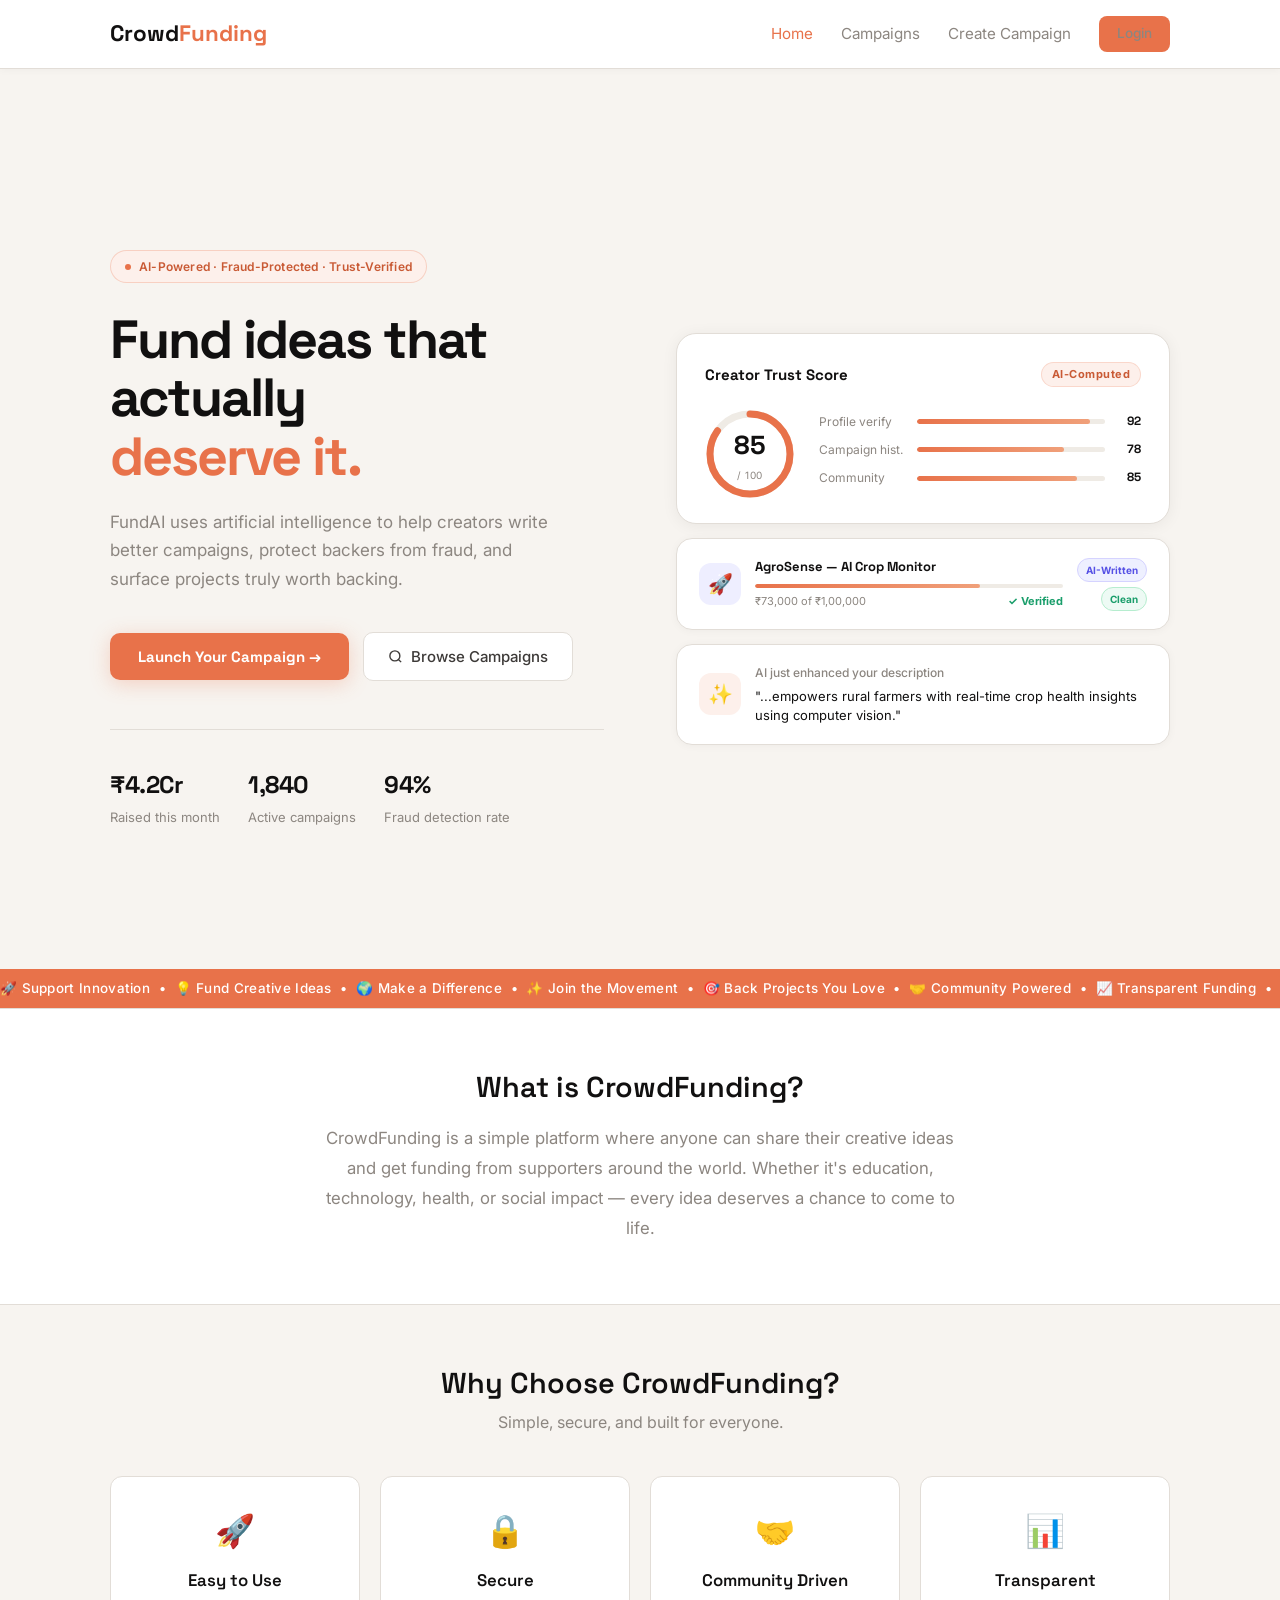
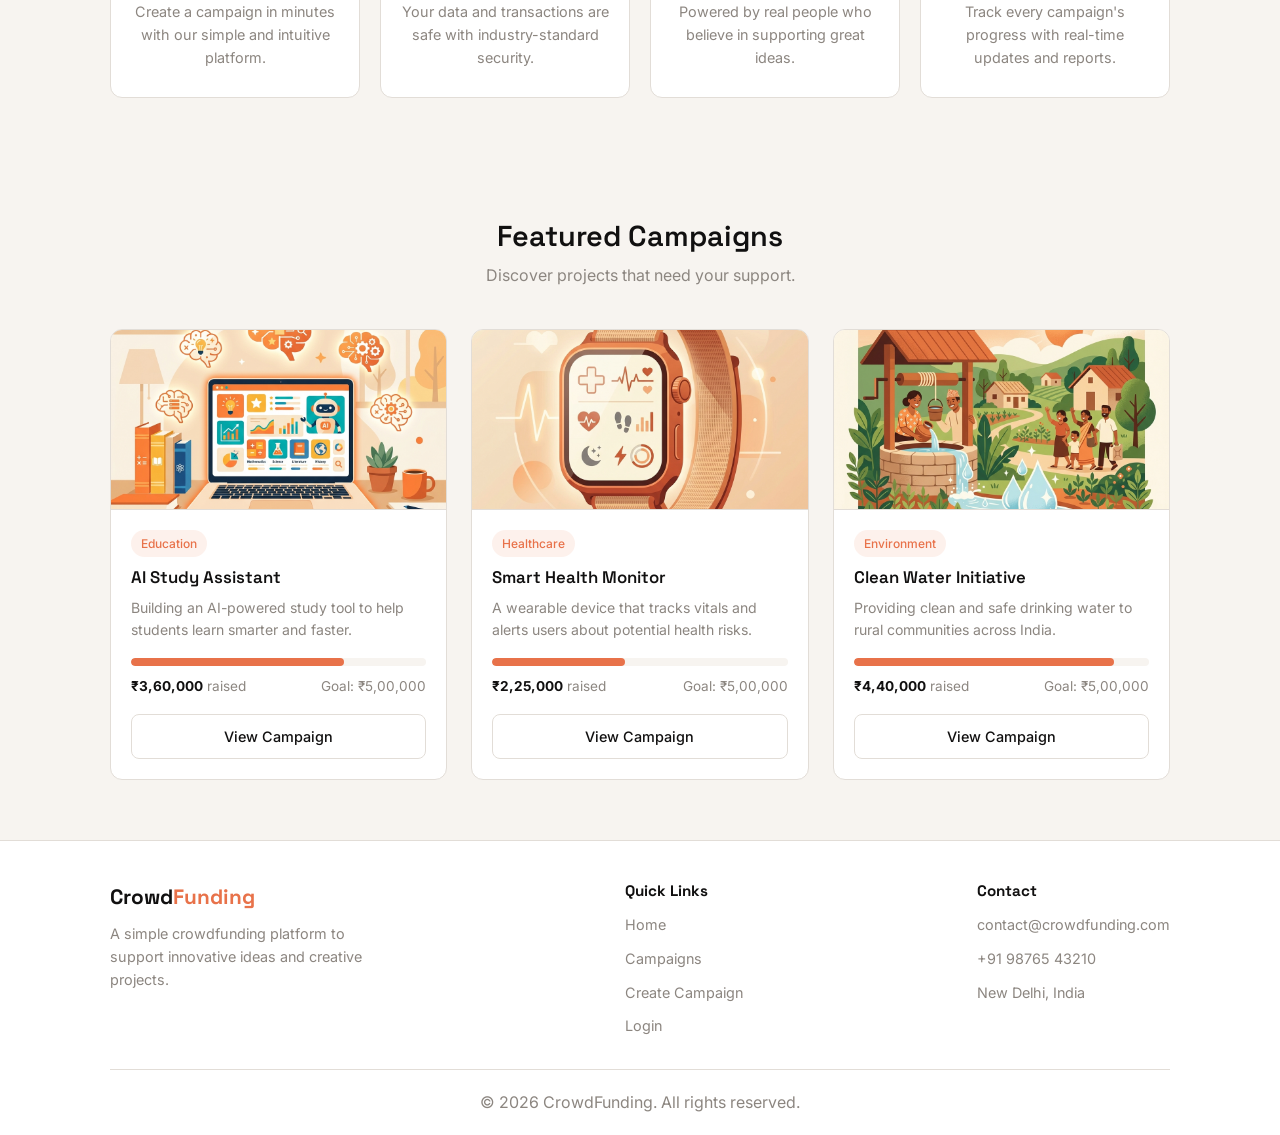
<file: index.html>
<!DOCTYPE html>
<html lang="en">

<head>
    <meta charset="UTF-8">
    <meta name="viewport" content="width=device-width, initial-scale=1.0">
    <meta name="description"
        content="CrowdFunding - A simple crowdfunding platform to support innovative ideas and creative projects.">
    <title>CrowdFunding - Fund Ideas That Matter</title>
    <link rel="stylesheet" href="style.css">
</head>

<body>

    <!-- NAVBAR -->
    <nav class="navbar">
        <div class="container">
            <a href="index.html" class="logo">Crowd<span>Funding</span></a>

            <!-- Hamburger Menu (Mobile) -->
            <button class="hamburger" id="hamburger" aria-label="Toggle menu">
                <span></span>
                <span></span>
                <span></span>
            </button>

            <!-- Navigation Links -->
            <ul class="nav-links" id="navLinks">
                <li><a href="index.html" class="active">Home</a></li>
                <li><a href="campaigns.html">Campaigns</a></li>
                <li><a href="create-campaign.html">Create Campaign</a></li>
                <li><a href="login.html" class="btn btn-primary">Login</a></li>
            </ul>
        </div>
    </nav>


    <!-- HERO SECTION -->
    <section class="hero">
        <div class="container hero-container">
            <div>
            <div class="hero-badge">
                <div class="dot"></div>
                AI-Powered · Fraud-Protected · Trust-Verified
            </div>

            <h1 class="hero-title">
                Fund ideas that<br>actually<br><span class="accent">deserve it.</span>
            </h1>

            <p class="hero-desc">
                FundAI uses artificial intelligence to help creators write better campaigns, protect backers from fraud, and surface projects truly worth backing.
            </p>

            <div class="hero-actions">
                <button class="btn-hero" onclick="window.location.href='create-campaign.html'">Launch Your Campaign →</button>
                <button class="btn-hero-outline" onclick="window.location.href='campaigns.html'">
                    <svg width="15" height="15" viewBox="0 0 24 24" fill="none" stroke="currentColor" stroke-width="2.2"><circle cx="11" cy="11" r="8"/><path d="m21 21-4.35-4.35"/></svg>
                    Browse Campaigns
                </button>
            </div>

            <div class="hero-stats">
                <div>
                    <div class="stat-value">₹4.2Cr</div>
                    <div class="stat-label">Raised this month</div>
                </div>
                <div>
                    <div class="stat-value">1,840</div>
                    <div class="stat-label">Active campaigns</div>
                </div>
                <div>
                    <div class="stat-value">94%</div>
                    <div class="stat-label">Fraud detection rate</div>
                </div>
            </div>
        </div>

        <div class="hero-visual">
            <!-- Trust Score -->
            <div class="trust-card">
                <div class="trust-header">
                    <span class="trust-title">Creator Trust Score</span>
                    <span class="trust-pill">AI-Computed</span>
                </div>
                <div class="trust-ring-wrap">
                    <div class="ring-wrap-rel">
                        <svg width="90" height="90" viewBox="0 0 90 90">
                            <circle class="ring-track" cx="45" cy="45" r="40" stroke-width="7"/>
                            <circle class="ring-fill" cx="45" cy="45" r="40" stroke-width="7" transform="rotate(-90 45 45)"/>
                        </svg>
                        <div class="ring-center">
                            <div class="ring-score">85</div>
                            <div class="ring-sub">/ 100</div>
                        </div>
                    </div>
                    <div class="trust-breakdown">
                        <div class="tb-row">
                            <div class="tb-label">Profile verify</div>
                            <div class="tb-bar-wrap"><div class="tb-bar" style="width:92%"></div></div>
                            <div class="tb-val">92</div>
                        </div>
                        <div class="tb-row">
                            <div class="tb-label">Campaign hist.</div>
                            <div class="tb-bar-wrap"><div class="tb-bar" style="width:78%"></div></div>
                            <div class="tb-val">78</div>
                        </div>
                        <div class="tb-row">
                            <div class="tb-label">Community</div>
                            <div class="tb-bar-wrap"><div class="tb-bar" style="width:85%"></div></div>
                            <div class="tb-val">85</div>
                        </div>
                    </div>
                </div>
            </div>

            <!-- Mini Campaign -->
            <div class="mini-card">
                <div class="mini-icon" style="background:#EEEEFF">🚀</div>
                <div class="mini-info">
                    <div class="mini-name">AgroSense — AI Crop Monitor</div>
                    <div class="mini-prog-wrap"><div class="mini-prog" style="width:73%"></div></div>
                    <div class="mini-meta">
                        <span>₹73,000 of ₹1,00,000</span>
                        <strong>✓ Verified</strong>
                    </div>
                </div>
                <div style="display:flex;flex-direction:column;gap:5px;align-items:flex-end">
                    <span class="chip-ai">AI-Written</span>
                    <span class="chip-clean">Clean</span>
                </div>
            </div>

            <!-- AI assist -->
            <div class="mini-card">
                <div class="mini-icon" style="background:var(--accent-lt)">✨</div>
                <div class="mini-info">
                    <div style="font-size:12px;color:var(--muted);font-weight:500;margin-bottom:5px">AI just enhanced your description</div>
                    <div style="font-size:13px;color:var(--text);line-height:1.5;">"...empowers rural farmers with real-time crop health insights using computer vision."</div>
                </div>
            </div>
        </div>
        </div>
    </section>

    <!-- SCROLLING TICKER -->
    <div class="ticker">
        <div class="ticker-track">
            <div class="ticker-content">
                🚀 Support Innovation &nbsp;•&nbsp; 💡 Fund Creative Ideas &nbsp;•&nbsp; 🌍 Make a Difference &nbsp;•&nbsp; ✨ Join the Movement &nbsp;•&nbsp; 🎯 Back Projects You Love &nbsp;•&nbsp; 🤝 Community Powered &nbsp;•&nbsp; 📈 Transparent Funding &nbsp;•&nbsp; 💰 Every Rupee Counts &nbsp;•&nbsp;
            </div>
            <div class="ticker-content">
                🚀 Support Innovation &nbsp;•&nbsp; 💡 Fund Creative Ideas &nbsp;•&nbsp; 🌍 Make a Difference &nbsp;•&nbsp; ✨ Join the Movement &nbsp;•&nbsp; 🎯 Back Projects You Love &nbsp;•&nbsp; 🤝 Community Powered &nbsp;•&nbsp; 📈 Transparent Funding &nbsp;•&nbsp; 💰 Every Rupee Counts &nbsp;•&nbsp;
            </div>
        </div>
    </div>

    <!-- ABOUT SECTION -->
    <section class="about">
        <div class="container">
            <h2>What is CrowdFunding?</h2>
            <p>CrowdFunding is a simple platform where anyone can share their creative ideas and get funding from
                supporters around the world. Whether it's education, technology, health, or social impact — every idea
                deserves a chance to come to life.</p>
        </div>
    </section>

    <!-- FEATURES SECTION -->
    <section class="features">
        <div class="container">
            <div class="section-header">
                <h2>Why Choose CrowdFunding?</h2>
                <p>Simple, secure, and built for everyone.</p>
            </div>

            <div class="features-grid">
                <!-- Feature 1 -->
                <div class="feature-card">
                    <div class="feature-icon">🚀</div>
                    <h3>Easy to Use</h3>
                    <p>Create a campaign in minutes with our simple and intuitive platform.</p>
                </div>

                <!-- Feature 2 -->
                <div class="feature-card">
                    <div class="feature-icon">🔒</div>
                    <h3>Secure</h3>
                    <p>Your data and transactions are safe with industry-standard security.</p>
                </div>

                <!-- Feature 3 -->
                <div class="feature-card">
                    <div class="feature-icon">🤝</div>
                    <h3>Community Driven</h3>
                    <p>Powered by real people who believe in supporting great ideas.</p>
                </div>

                <!-- Feature 4 -->
                <div class="feature-card">
                    <div class="feature-icon">📊</div>
                    <h3>Transparent</h3>
                    <p>Track every campaign's progress with real-time updates and reports.</p>
                </div>
            </div>
        </div>
    </section>

    <!-- FEATURED CAMPAIGNS -->
    <section class="featured-campaigns">
        <div class="container">
            <div class="section-header">
                <h2>Featured Campaigns</h2>
                <p>Discover projects that need your support.</p>
            </div>

            <div class="campaigns-grid">
                <!-- Campaign 1 -->
                <div class="campaign-card">
                    <div class="card-image">
                        <img src="images/ai-study.png" alt="AI Study Assistant">
                    </div>
                    <div class="card-body">
                        <span class="card-category">Education</span>
                        <h3>AI Study Assistant</h3>
                        <p>Building an AI-powered study tool to help students learn smarter and faster.</p>
                        <div class="progress-bar">
                            <div class="progress-fill" style="width: 72%;"></div>
                        </div>
                        <div class="card-stats">
                            <span><strong>₹3,60,000</strong> raised</span>
                            <span>Goal: ₹5,00,000</span>
                        </div>
                        <a href="campaigns.html" class="btn btn-outline">View Campaign</a>
                    </div>
                </div>

                <!-- Campaign 2 -->
                <div class="campaign-card">
                    <div class="card-image">
                        <img src="images/health-monitor.png" alt="Smart Health Monitor">
                    </div>
                    <div class="card-body">
                        <span class="card-category">Healthcare</span>
                        <h3>Smart Health Monitor</h3>
                        <p>A wearable device that tracks vitals and alerts users about potential health risks.</p>
                        <div class="progress-bar">
                            <div class="progress-fill" style="width: 45%;"></div>
                        </div>
                        <div class="card-stats">
                            <span><strong>₹2,25,000</strong> raised</span>
                            <span>Goal: ₹5,00,000</span>
                        </div>
                        <a href="campaigns.html" class="btn btn-outline">View Campaign</a>
                    </div>
                </div>

                <!-- Campaign 3 -->
                <div class="campaign-card">
                    <div class="card-image">
                        <img src="images/clean-water.png" alt="Clean Water Initiative">
                    </div>
                    <div class="card-body">
                        <span class="card-category">Environment</span>
                        <h3>Clean Water Initiative</h3>
                        <p>Providing clean and safe drinking water to rural communities across India.</p>
                        <div class="progress-bar">
                            <div class="progress-fill" style="width: 88%;"></div>
                        </div>
                        <div class="card-stats">
                            <span><strong>₹4,40,000</strong> raised</span>
                            <span>Goal: ₹5,00,000</span>
                        </div>
                        <a href="campaigns.html" class="btn btn-outline">View Campaign</a>
                    </div>
                </div>
            </div>
        </div>
    </section>

    <!-- FOOTER -->
    <footer class="footer">
        <div class="container">
            <div class="footer-content">
                <div class="footer-brand">
                    <div class="logo">Crowd<span>Funding</span></div>
                    <p>A simple crowdfunding platform to support innovative ideas and creative projects.</p>
                </div>

                <div class="footer-links">
                    <h4>Quick Links</h4>
                    <ul>
                        <li><a href="index.html">Home</a></li>
                        <li><a href="campaigns.html">Campaigns</a></li>
                        <li><a href="create-campaign.html">Create Campaign</a></li>
                        <li><a href="login.html">Login</a></li>
                    </ul>
                </div>

                <div class="footer-links">
                    <h4>Contact</h4>
                    <ul>
                        <li><a href="#">contact@crowdfunding.com</a></li>
                        <li><a href="#">+91 98765 43210</a></li>
                        <li><a href="#">New Delhi, India</a></li>
                    </ul>
                </div>
            </div>

            <div class="footer-bottom">
                <p>&copy; 2026 CrowdFunding. All rights reserved.</p>
            </div>
        </div>
    </footer>

    <!-- Main Script -->
    <script src="script.js"></script>
</body>

</html>
</file>
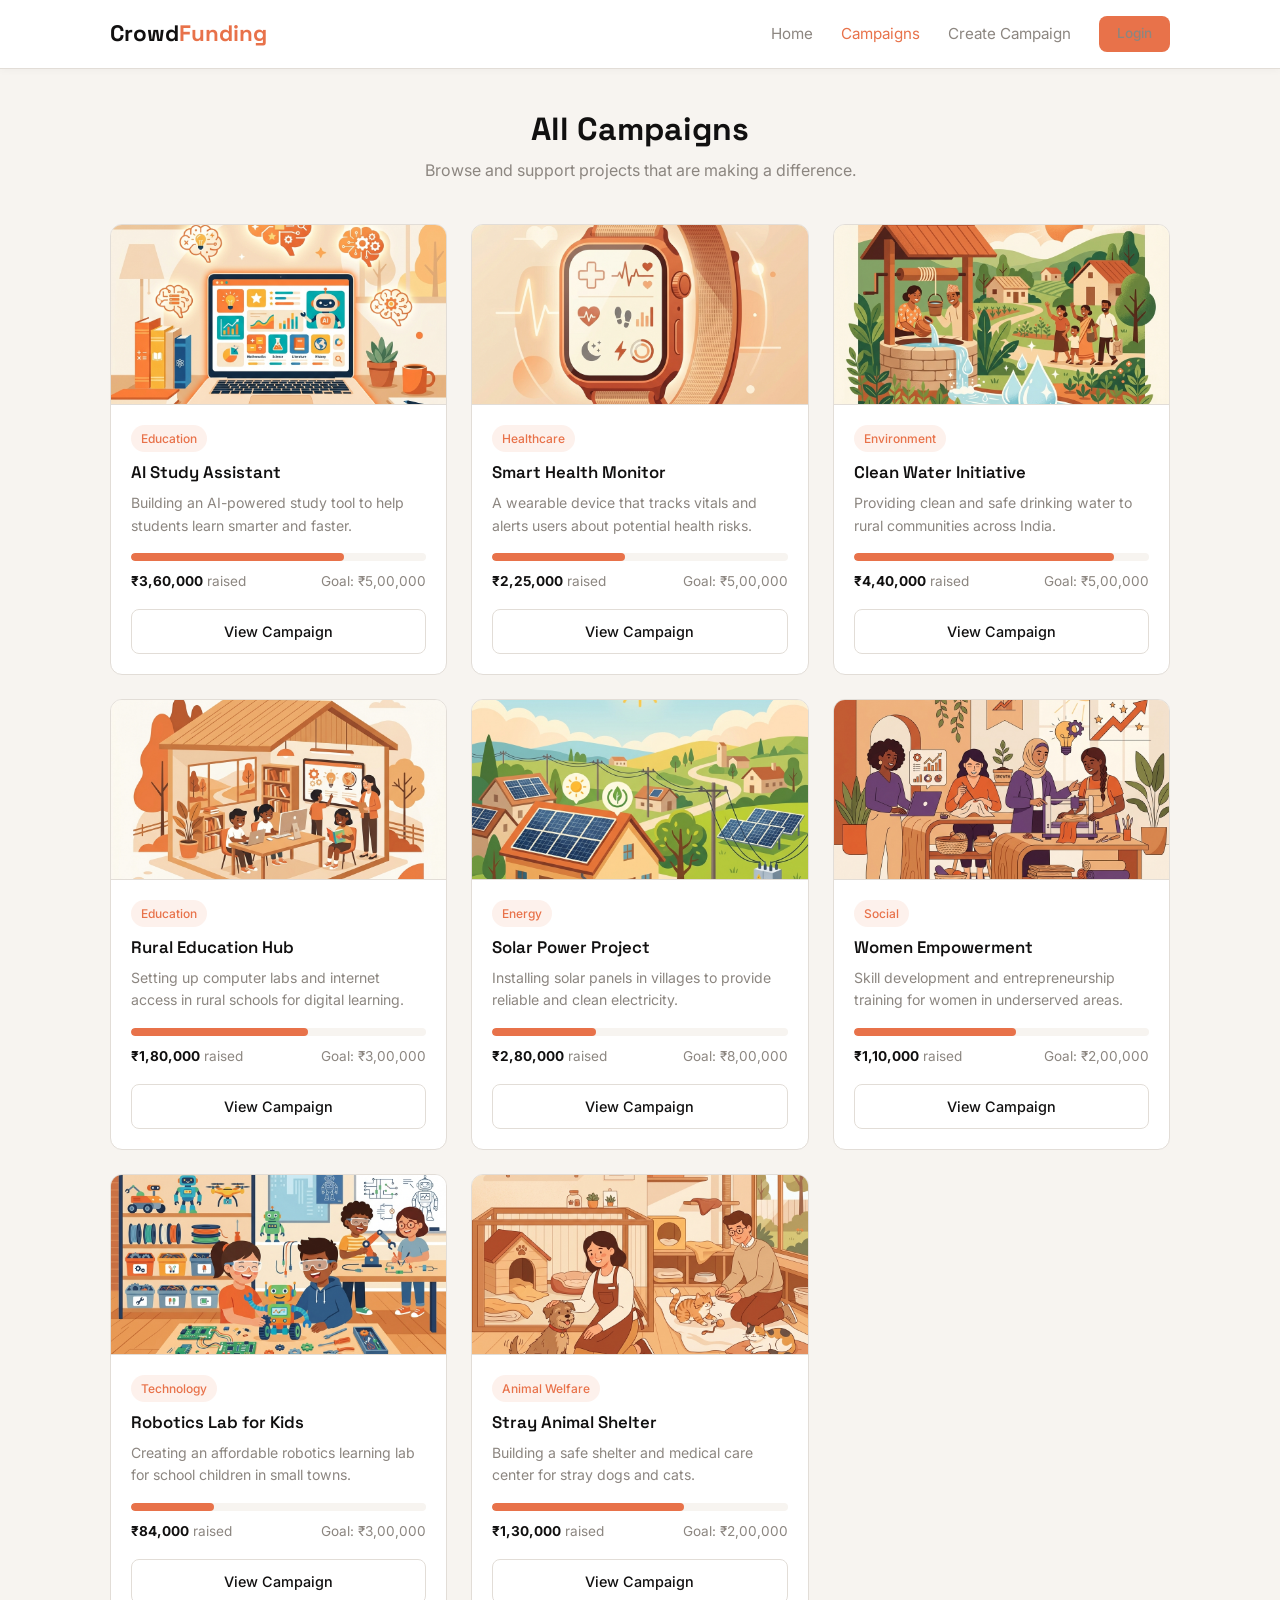
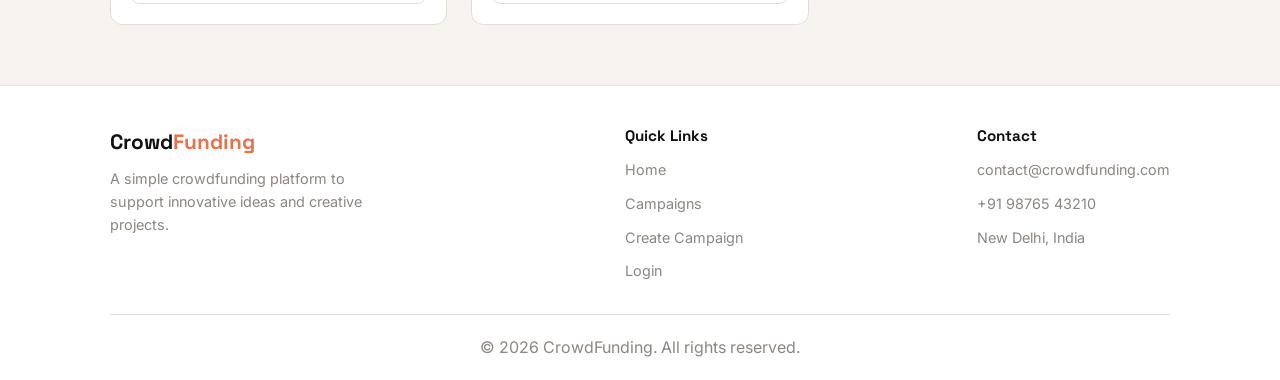
<file: campaigns.html>
<!DOCTYPE html>
<html lang="en">
<head>
    <meta charset="UTF-8">
    <meta name="viewport" content="width=device-width, initial-scale=1.0">
    <meta name="description" content="Browse all crowdfunding campaigns on CrowdFunding. Find and support projects that matter.">
    <title>Campaigns - CrowdFunding</title>
    <link rel="stylesheet" href="style.css">
</head>
<body>

    <!-- ========================
         NAVBAR
         ======================== -->
    <nav class="navbar">
        <div class="container">
            <a href="index.html" class="logo">Crowd<span>Funding</span></a>

            <button class="hamburger" id="hamburger" aria-label="Toggle menu">
                <span></span>
                <span></span>
                <span></span>
            </button>

            <ul class="nav-links" id="navLinks">
                <li><a href="index.html">Home</a></li>
                <li><a href="campaigns.html" class="active">Campaigns</a></li>
                <li><a href="create-campaign.html">Create Campaign</a></li>
                <li><a href="login.html" class="btn btn-primary">Login</a></li>
            </ul>
        </div>
    </nav>

    <!-- ========================
         PAGE HEADER
         ======================== -->
    <section class="page-header">
        <div class="container">
            <h1>All Campaigns</h1>
            <p>Browse and support projects that are making a difference.</p>
        </div>
    </section>

    <!-- ========================
         CAMPAIGNS GRID
         ======================== -->
    <section style="padding-top: 20px;">
        <div class="container">
            <div class="campaigns-grid">

                <!-- Campaign 1 -->
                <div class="campaign-card">
                    <div class="card-image">
                        <img src="images/ai-study.png" alt="AI Study Assistant">
                    </div>
                    <div class="card-body">
                        <span class="card-category">Education</span>
                        <h3>AI Study Assistant</h3>
                        <p>Building an AI-powered study tool to help students learn smarter and faster.</p>
                        <div class="progress-bar">
                            <div class="progress-fill" style="width: 72%;"></div>
                        </div>
                        <div class="card-stats">
                            <span><strong>₹3,60,000</strong> raised</span>
                            <span>Goal: ₹5,00,000</span>
                        </div>
                        <a href="#" class="btn btn-outline">View Campaign</a>
                    </div>
                </div>

                <!-- Campaign 2 -->
                <div class="campaign-card">
                    <div class="card-image">
                        <img src="images/health-monitor.png" alt="Smart Health Monitor">
                    </div>
                    <div class="card-body">
                        <span class="card-category">Healthcare</span>
                        <h3>Smart Health Monitor</h3>
                        <p>A wearable device that tracks vitals and alerts users about potential health risks.</p>
                        <div class="progress-bar">
                            <div class="progress-fill" style="width: 45%;"></div>
                        </div>
                        <div class="card-stats">
                            <span><strong>₹2,25,000</strong> raised</span>
                            <span>Goal: ₹5,00,000</span>
                        </div>
                        <a href="#" class="btn btn-outline">View Campaign</a>
                    </div>
                </div>

                <!-- Campaign 3 -->
                <div class="campaign-card">
                    <div class="card-image">
                        <img src="images/clean-water.png" alt="Clean Water Initiative">
                    </div>
                    <div class="card-body">
                        <span class="card-category">Environment</span>
                        <h3>Clean Water Initiative</h3>
                        <p>Providing clean and safe drinking water to rural communities across India.</p>
                        <div class="progress-bar">
                            <div class="progress-fill" style="width: 88%;"></div>
                        </div>
                        <div class="card-stats">
                            <span><strong>₹4,40,000</strong> raised</span>
                            <span>Goal: ₹5,00,000</span>
                        </div>
                        <a href="#" class="btn btn-outline">View Campaign</a>
                    </div>
                </div>

                <!-- Campaign 4 -->
                <div class="campaign-card">
                    <div class="card-image">
                        <img src="images/rural-education.png" alt="Rural Education Hub">
                    </div>
                    <div class="card-body">
                        <span class="card-category">Education</span>
                        <h3>Rural Education Hub</h3>
                        <p>Setting up computer labs and internet access in rural schools for digital learning.</p>
                        <div class="progress-bar">
                            <div class="progress-fill" style="width: 60%;"></div>
                        </div>
                        <div class="card-stats">
                            <span><strong>₹1,80,000</strong> raised</span>
                            <span>Goal: ₹3,00,000</span>
                        </div>
                        <a href="#" class="btn btn-outline">View Campaign</a>
                    </div>
                </div>

                <!-- Campaign 5 -->
                <div class="campaign-card">
                    <div class="card-image">
                        <img src="images/solar-power.png" alt="Solar Power Project">
                    </div>
                    <div class="card-body">
                        <span class="card-category">Energy</span>
                        <h3>Solar Power Project</h3>
                        <p>Installing solar panels in villages to provide reliable and clean electricity.</p>
                        <div class="progress-bar">
                            <div class="progress-fill" style="width: 35%;"></div>
                        </div>
                        <div class="card-stats">
                            <span><strong>₹2,80,000</strong> raised</span>
                            <span>Goal: ₹8,00,000</span>
                        </div>
                        <a href="#" class="btn btn-outline">View Campaign</a>
                    </div>
                </div>

                <!-- Campaign 6 -->
                <div class="campaign-card">
                    <div class="card-image">
                        <img src="images/women-empower.png" alt="Women Empowerment">
                    </div>
                    <div class="card-body">
                        <span class="card-category">Social</span>
                        <h3>Women Empowerment</h3>
                        <p>Skill development and entrepreneurship training for women in underserved areas.</p>
                        <div class="progress-bar">
                            <div class="progress-fill" style="width: 55%;"></div>
                        </div>
                        <div class="card-stats">
                            <span><strong>₹1,10,000</strong> raised</span>
                            <span>Goal: ₹2,00,000</span>
                        </div>
                        <a href="#" class="btn btn-outline">View Campaign</a>
                    </div>
                </div>

                <!-- Campaign 7 -->
                <div class="campaign-card">
                    <div class="card-image">
                        <img src="images/robotics-lab.png" alt="Robotics Lab for Kids">
                    </div>
                    <div class="card-body">
                        <span class="card-category">Technology</span>
                        <h3>Robotics Lab for Kids</h3>
                        <p>Creating an affordable robotics learning lab for school children in small towns.</p>
                        <div class="progress-bar">
                            <div class="progress-fill" style="width: 28%;"></div>
                        </div>
                        <div class="card-stats">
                            <span><strong>₹84,000</strong> raised</span>
                            <span>Goal: ₹3,00,000</span>
                        </div>
                        <a href="#" class="btn btn-outline">View Campaign</a>
                    </div>
                </div>

                <!-- Campaign 8 -->
                <div class="campaign-card">
                    <div class="card-image">
                        <img src="images/animal-shelter.png" alt="Stray Animal Shelter">
                    </div>
                    <div class="card-body">
                        <span class="card-category">Animal Welfare</span>
                        <h3>Stray Animal Shelter</h3>
                        <p>Building a safe shelter and medical care center for stray dogs and cats.</p>
                        <div class="progress-bar">
                            <div class="progress-fill" style="width: 65%;"></div>
                        </div>
                        <div class="card-stats">
                            <span><strong>₹1,30,000</strong> raised</span>
                            <span>Goal: ₹2,00,000</span>
                        </div>
                        <a href="#" class="btn btn-outline">View Campaign</a>
                    </div>
                </div>

            </div>
        </div>
    </section>

    <!-- ========================
         FOOTER
         ======================== -->
    <footer class="footer">
        <div class="container">
            <div class="footer-content">
                <div class="footer-brand">
                    <div class="logo">Crowd<span>Funding</span></div>
                    <p>A simple crowdfunding platform to support innovative ideas and creative projects.</p>
                </div>

                <div class="footer-links">
                    <h4>Quick Links</h4>
                    <ul>
                        <li><a href="index.html">Home</a></li>
                        <li><a href="campaigns.html">Campaigns</a></li>
                        <li><a href="create-campaign.html">Create Campaign</a></li>
                        <li><a href="login.html">Login</a></li>
                    </ul>
                </div>

                <div class="footer-links">
                    <h4>Contact</h4>
                    <ul>
                        <li><a href="#">contact@crowdfunding.com</a></li>
                        <li><a href="#">+91 98765 43210</a></li>
                        <li><a href="#">New Delhi, India</a></li>
                    </ul>
                </div>
            </div>

            <div class="footer-bottom">
                <p>&copy; 2026 CrowdFunding. All rights reserved.</p>
            </div>
        </div>
    </footer>

    <script src="script.js"></script>
</body>
</html>
</file>
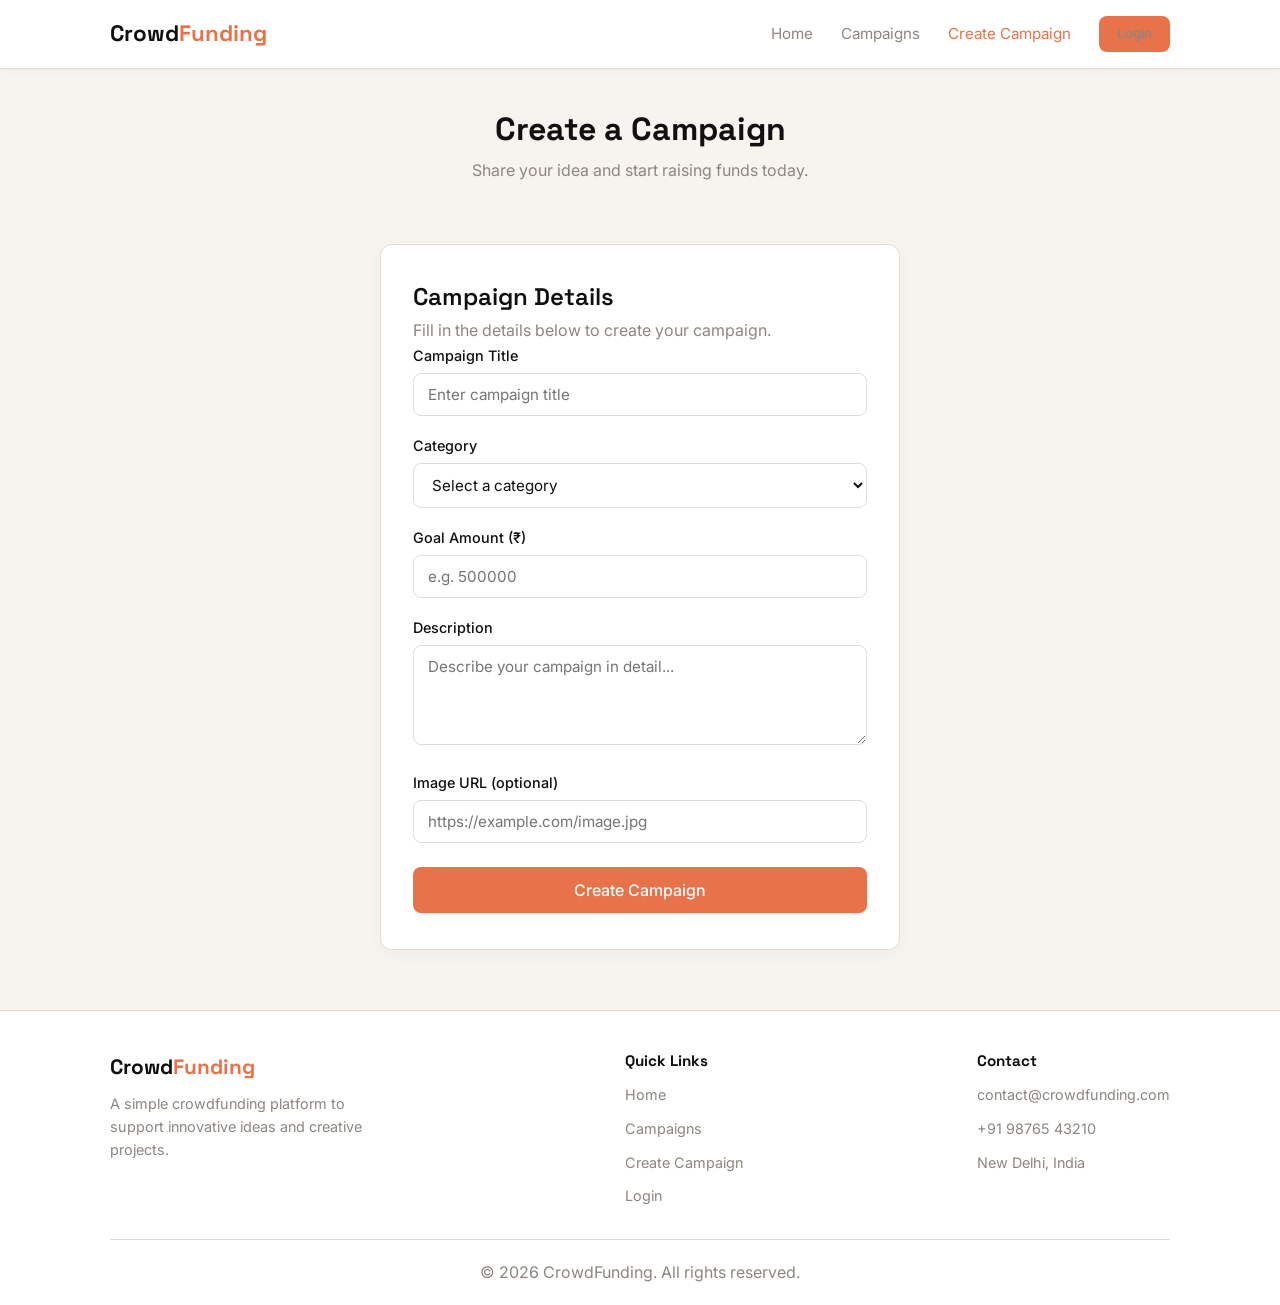
<file: create-campaign.html>
<!DOCTYPE html>
<html lang="en">
<head>
    <meta charset="UTF-8">
    <meta name="viewport" content="width=device-width, initial-scale=1.0">
    <meta name="description" content="Create a new crowdfunding campaign on CrowdFunding. Share your idea and start raising funds.">
    <title>Create Campaign - CrowdFunding</title>
    <link rel="stylesheet" href="style.css">
</head>
<body>

    <!-- ========================
         NAVBAR
         ======================== -->
    <nav class="navbar">
        <div class="container">
            <a href="index.html" class="logo">Crowd<span>Funding</span></a>

            <button class="hamburger" id="hamburger" aria-label="Toggle menu">
                <span></span>
                <span></span>
                <span></span>
            </button>

            <ul class="nav-links" id="navLinks">
                <li><a href="index.html">Home</a></li>
                <li><a href="campaigns.html">Campaigns</a></li>
                <li><a href="create-campaign.html" class="active">Create Campaign</a></li>
                <li><a href="login.html" class="btn btn-primary">Login</a></li>
            </ul>
        </div>
    </nav>

    <!-- ========================
         PAGE HEADER
         ======================== -->
    <section class="page-header">
        <div class="container">
            <h1>Create a Campaign</h1>
            <p>Share your idea and start raising funds today.</p>
        </div>
    </section>

    <!-- ========================
         CREATE CAMPAIGN FORM
         ======================== -->
    <section class="form-section">
        <div class="container">
            <div class="form-container" id="formContainer">

                <!-- Form -->
                <form id="campaignForm">
                    <h2>Campaign Details</h2>
                    <p>Fill in the details below to create your campaign.</p>

                    <!-- Campaign Title -->
                    <div class="form-group">
                        <label for="campaignTitle">Campaign Title</label>
                        <input type="text" id="campaignTitle" placeholder="Enter campaign title">
                    </div>

                    <!-- Category -->
                    <div class="form-group">
                        <label for="campaignCategory">Category</label>
                        <select id="campaignCategory">
                            <option value="">Select a category</option>
                            <option value="education">Education</option>
                            <option value="healthcare">Healthcare</option>
                            <option value="technology">Technology</option>
                            <option value="environment">Environment</option>
                            <option value="social">Social Impact</option>
                            <option value="energy">Energy</option>
                            <option value="animal">Animal Welfare</option>
                        </select>
                    </div>

                    <!-- Goal Amount -->
                    <div class="form-group">
                        <label for="campaignGoal">Goal Amount (₹)</label>
                        <input type="number" id="campaignGoal" placeholder="e.g. 500000">
                    </div>

                    <!-- Description -->
                    <div class="form-group">
                        <label for="campaignDescription">Description</label>
                        <textarea id="campaignDescription" placeholder="Describe your campaign in detail..."></textarea>
                    </div>

                    <!-- Image URL -->
                    <div class="form-group">
                        <label for="campaignImage">Image URL (optional)</label>
                        <input type="text" id="campaignImage" placeholder="https://example.com/image.jpg">
                    </div>

                    <!-- Submit Button -->
                    <button type="submit" class="btn btn-primary">Create Campaign</button>
                </form>

                <!-- Success Message (shown after form submit) -->
                <div class="success-message" id="successMessage">
                    <div class="success-icon">✅</div>
                    <h3>Campaign Created!</h3>
                    <p>Your campaign has been submitted successfully. It will be reviewed and published shortly.</p>
                    <br>
                    <a href="campaigns.html" class="btn btn-primary">View All Campaigns</a>
                </div>

            </div>
        </div>
    </section>

    <!-- ========================
         FOOTER
         ======================== -->
    <footer class="footer">
        <div class="container">
            <div class="footer-content">
                <div class="footer-brand">
                    <div class="logo">Crowd<span>Funding</span></div>
                    <p>A simple crowdfunding platform to support innovative ideas and creative projects.</p>
                </div>

                <div class="footer-links">
                    <h4>Quick Links</h4>
                    <ul>
                        <li><a href="index.html">Home</a></li>
                        <li><a href="campaigns.html">Campaigns</a></li>
                        <li><a href="create-campaign.html">Create Campaign</a></li>
                        <li><a href="login.html">Login</a></li>
                    </ul>
                </div>

                <div class="footer-links">
                    <h4>Contact</h4>
                    <ul>
                        <li><a href="#">contact@crowdfunding.com</a></li>
                        <li><a href="#">+91 98765 43210</a></li>
                        <li><a href="#">New Delhi, India</a></li>
                    </ul>
                </div>
            </div>

            <div class="footer-bottom">
                <p>&copy; 2026 CrowdFunding. All rights reserved.</p>
            </div>
        </div>
    </footer>

    <script src="script.js"></script>
</body>
</html>
</file>
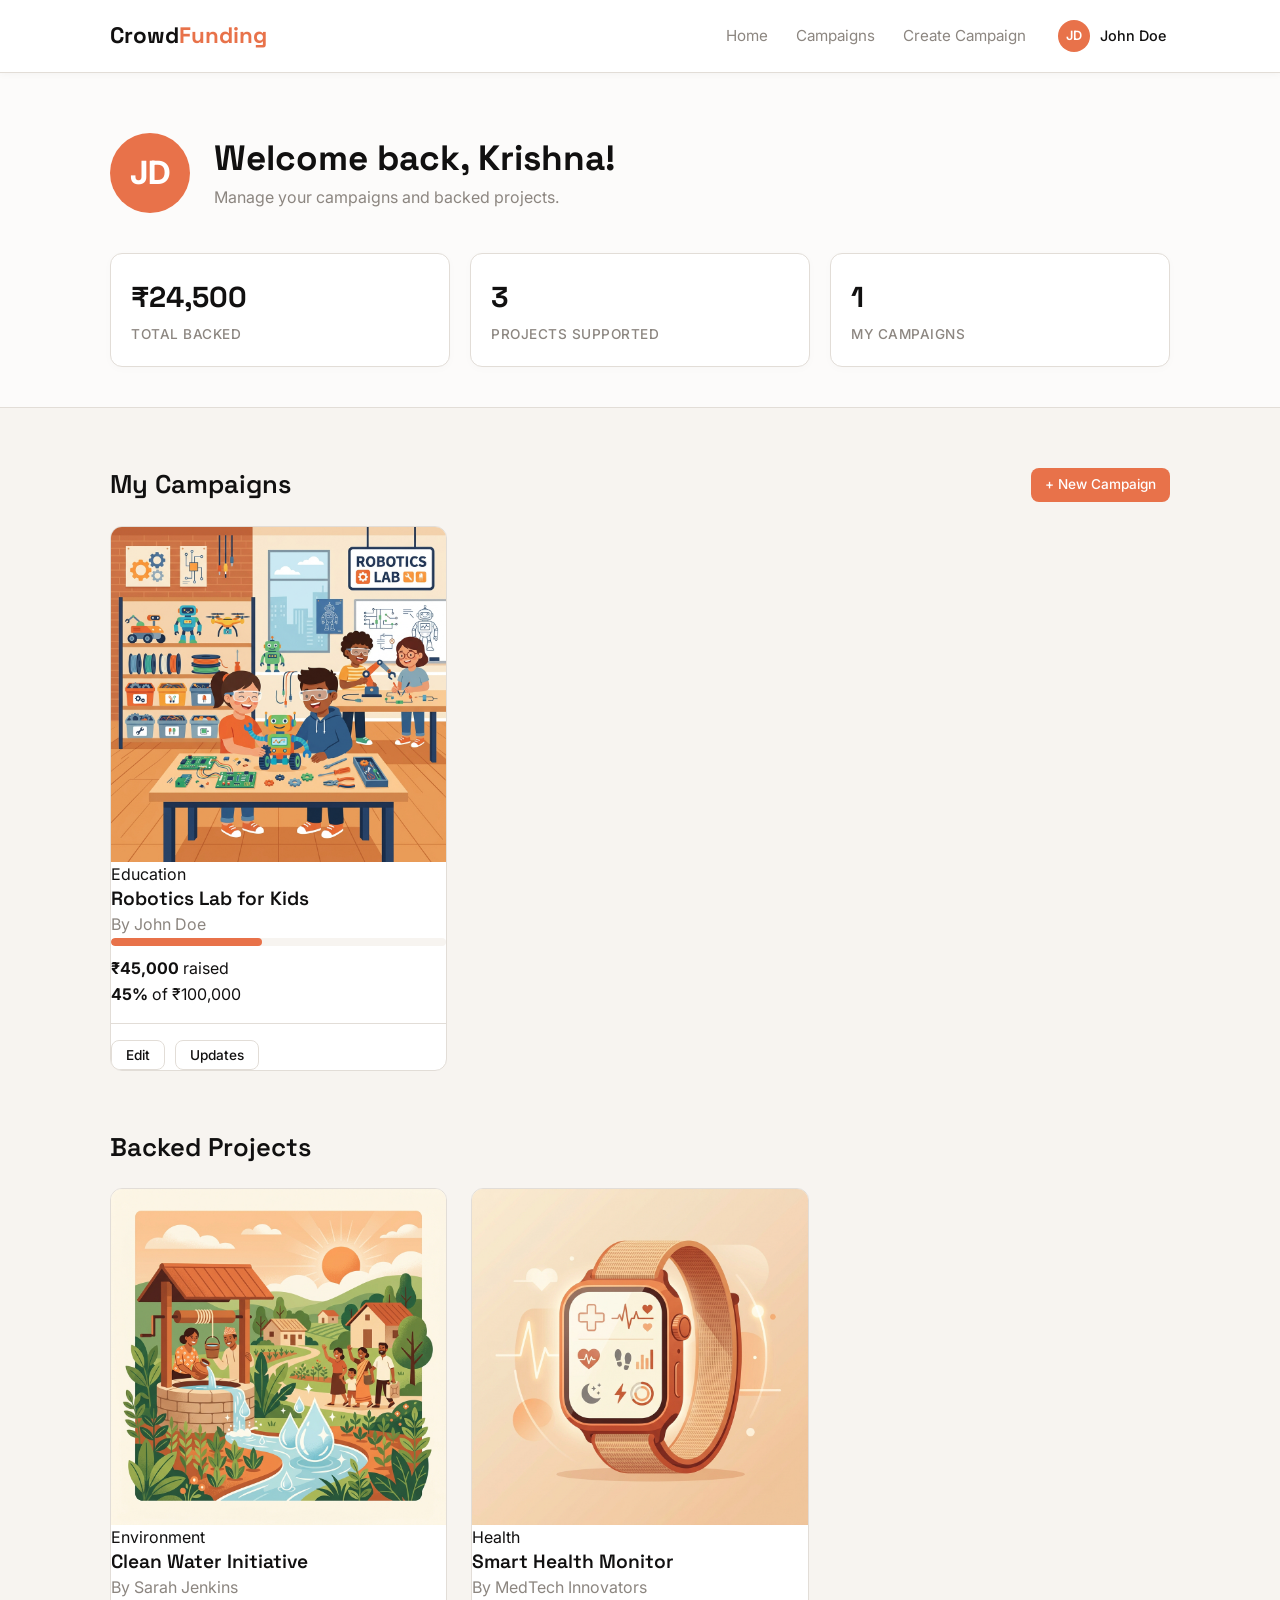
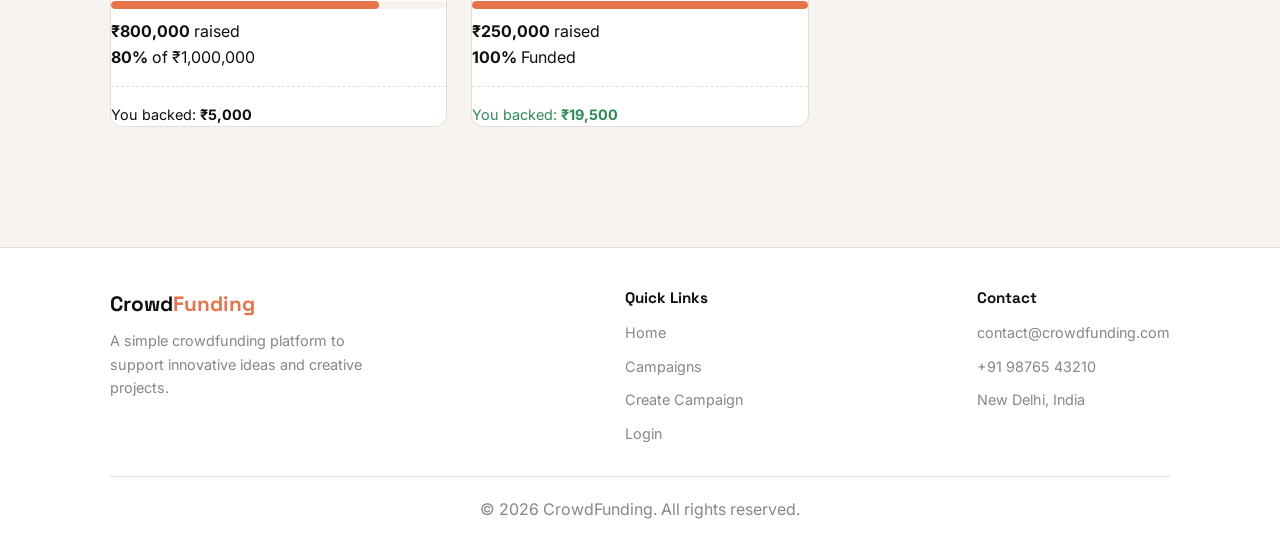
<file: dashboard.html>
<!DOCTYPE html>
<html lang="en">

<head>
    <meta charset="UTF-8">
    <meta name="viewport" content="width=device-width, initial-scale=1.0">
    <meta name="description" content="User dashboard on CrowdFunding to track backed projects and active campaigns.">
    <title>My Dashboard - CrowdFunding</title>
    <link rel="stylesheet" href="style.css">
</head>

<body>

    <!-- ========================
         NAVBAR
         ======================== -->
    <nav class="navbar">
        <div class="container">
            <a href="index.html" class="logo">Crowd<span>Funding</span></a>

            <button class="hamburger" id="hamburger" aria-label="Toggle menu">
                <span></span>
                <span></span>
                <span></span>
            </button>

            <ul class="nav-links" id="navLinks">
                <li><a href="index.html">Home</a></li>
                <li><a href="campaigns.html">Campaigns</a></li>
                <li><a href="create-campaign.html">Create Campaign</a></li>
                <!-- Profile Avatar instead of Login button -->
                <li><a href="dashboard.html" class="nav-profile-link active">
                        <div class="nav-avatar">JD</div>
                        <span class="nav-username">John Doe</span>
                    </a></li>
            </ul>
        </div>
    </nav>

    <!-- DASHBOARD HEADER-->
    <section class="dashboard-header">
        <div class="container">
            <div class="dashboard-profile">
                <div class="profile-avatar-large">JD</div>
                <div class="profile-info">
                    <h1>Welcome back, Krishna!</h1>
                    <p>Manage your campaigns and backed projects.</p>
                </div>
            </div>

            <div class="dashboard-stats">
                <div class="d-stat-card">
                    <div class="d-stat-value">₹24,500</div>
                    <div class="d-stat-label">Total Backed</div>
                </div>
                <div class="d-stat-card">
                    <div class="d-stat-value">3</div>
                    <div class="d-stat-label">Projects Supported</div>
                </div>
                <div class="d-stat-card">
                    <div class="d-stat-value">1</div>
                    <div class="d-stat-label">My Campaigns</div>
                </div>
            </div>
        </div>
    </section>

    <!-- DASHBOARD CONTENT -->
    <section class="dashboard-content">
        <div class="container">

            <!-- My Campaigns Section -->
            <div class="dashboard-section">
                <div class="dashboard-section-header">
                    <h2>My Campaigns</h2>
                    <a href="create-campaign.html" class="btn btn-primary btn-sm">+ New Campaign</a>
                </div>

                <div class="campaigns-grid">
                    <!-- Campaign Card -->
                    <div class="campaign-card">
                        <div class="campaign-image">
                            <img src="images/robotics-lab.png" alt="Robotics Lab">
                            <span class="category-badge">Education</span>
                        </div>
                        <div class="campaign-content">
                            <h3>Robotics Lab for Kids</h3>
                            <p class="author">By John Doe</p>
                            <div class="progress-bar">
                                <div class="progress-fill" style="width: 45%;"></div>
                            </div>
                            <div class="campaign-stats">
                                <div class="stat">
                                    <strong>₹45,000</strong>
                                    <span>raised</span>
                                </div>
                                <div class="stat">
                                    <strong>45%</strong>
                                    <span>of ₹100,000</span>
                                </div>
                            </div>
                            <div class="dashboard-card-actions">
                                <button class="btn btn-outline btn-sm">Edit</button>
                                <button class="btn btn-outline btn-sm">Updates</button>
                            </div>
                        </div>
                    </div>
                </div>
            </div>

            <!-- Backed Projects Section -->
            <div class="dashboard-section">
                <div class="dashboard-section-header">
                    <h2>Backed Projects</h2>
                </div>

                <div class="campaigns-grid">
                    <!-- Campaign Card -->
                    <div class="campaign-card">
                        <div class="campaign-image">
                            <img src="images/clean-water.png" alt="Clean Water">
                            <span class="category-badge">Environment</span>
                        </div>
                        <div class="campaign-content">
                            <h3>Clean Water Initiative</h3>
                            <p class="author">By Sarah Jenkins</p>
                            <div class="progress-bar">
                                <div class="progress-fill" style="width: 80%;"></div>
                            </div>
                            <div class="campaign-stats">
                                <div class="stat">
                                    <strong>₹800,000</strong>
                                    <span>raised</span>
                                </div>
                                <div class="stat">
                                    <strong>80%</strong>
                                    <span>of ₹1,000,000</span>
                                </div>
                            </div>
                            <div class="backed-amount">
                                You backed: <strong>₹5,000</strong>
                            </div>
                        </div>
                    </div>

                    <!-- Campaign Card -->
                    <div class="campaign-card">
                        <div class="campaign-image">
                            <img src="images/health-monitor.png" alt="Health Monitor">
                            <span class="category-badge">Health</span>
                        </div>
                        <div class="campaign-content">
                            <h3>Smart Health Monitor</h3>
                            <p class="author">By MedTech Innovators</p>
                            <div class="progress-bar">
                                <div class="progress-fill" style="width: 100%;"></div>
                            </div>
                            <div class="campaign-stats">
                                <div class="stat">
                                    <strong>₹250,000</strong>
                                    <span>raised</span>
                                </div>
                                <div class="stat">
                                    <strong>100%</strong>
                                    <span>Funded</span>
                                </div>
                            </div>
                            <div class="backed-amount success-text">
                                You backed: <strong>₹19,500</strong>
                            </div>
                        </div>
                    </div>
                </div>
            </div>

        </div>
    </section>

    <!--FOOTER-->
    <footer class="footer">
        <div class="container">
            <div class="footer-content">
                <div class="footer-brand">
                    <div class="logo">Crowd<span>Funding</span></div>
                    <p>A simple crowdfunding platform to support innovative ideas and creative projects.</p>
                </div>

                <div class="footer-links">
                    <h4>Quick Links</h4>
                    <ul>
                        <li><a href="index.html">Home</a></li>
                        <li><a href="campaigns.html">Campaigns</a></li>
                        <li><a href="create-campaign.html">Create Campaign</a></li>
                        <li><a href="login.html">Login</a></li>
                    </ul>
                </div>

                <div class="footer-links">
                    <h4>Contact</h4>
                    <ul>
                        <li><a href="#">contact@crowdfunding.com</a></li>
                        <li><a href="#">+91 98765 43210</a></li>
                        <li><a href="#">New Delhi, India</a></li>
                    </ul>
                </div>
            </div>

            <div class="footer-bottom">
                <p>&copy; 2026 CrowdFunding. All rights reserved.</p>
            </div>
        </div>
    </footer>

    <!-- Main Script -->
    <script src="script.js"></script>
</body>

</html>
</file>
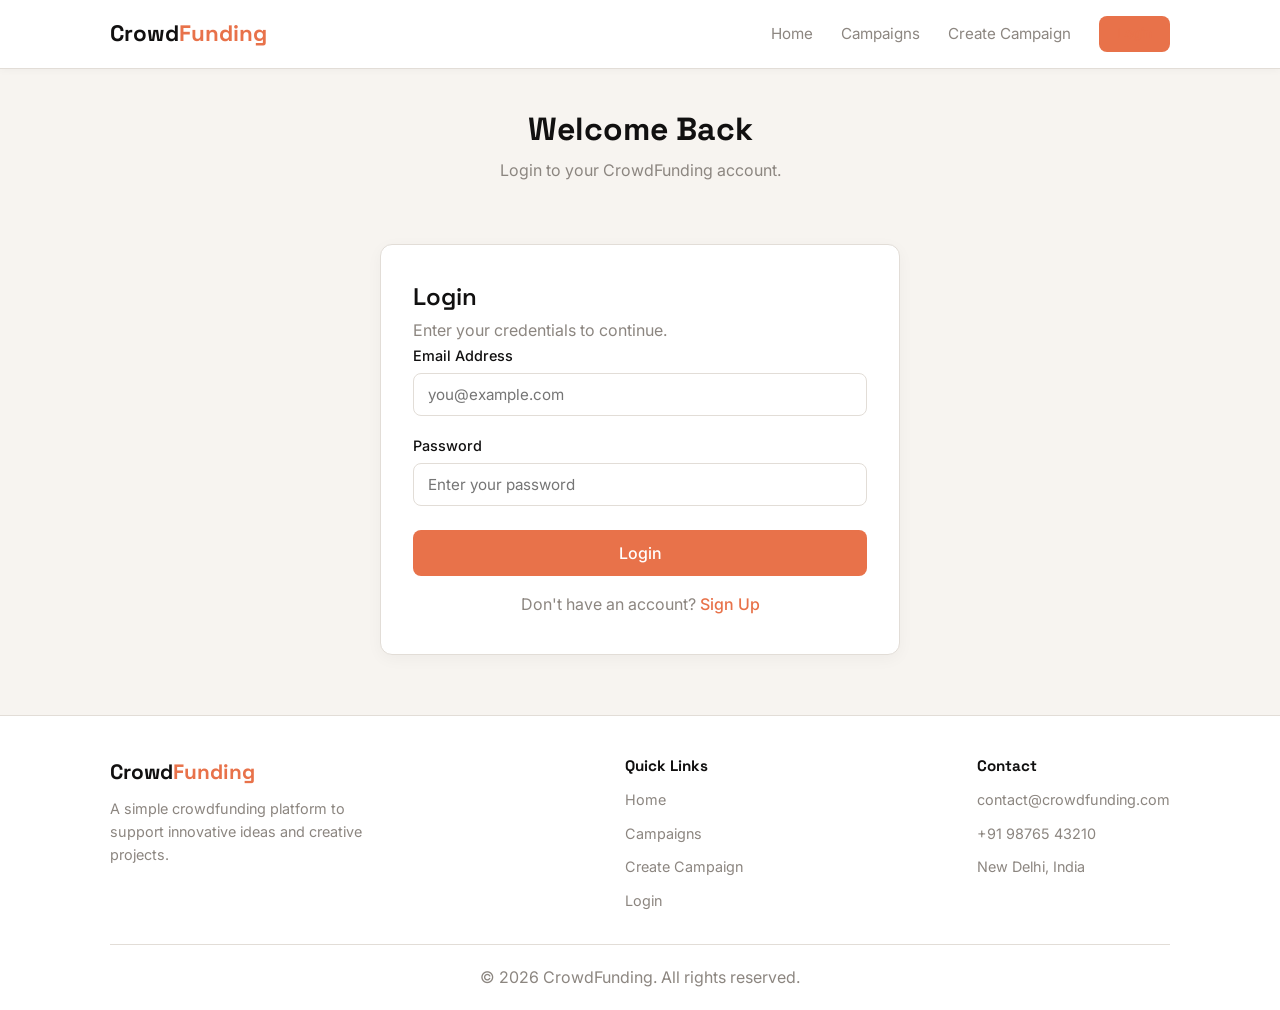
<file: login.html>
<!DOCTYPE html>
<html lang="en">

<head>
    <meta charset="UTF-8">
    <meta name="viewport" content="width=device-width, initial-scale=1.0">
    <meta name="description" content="Login to your CrowdFunding account to manage and support crowdfunding campaigns.">
    <title>Login - CrowdFunding</title>
    <link rel="stylesheet" href="style.css">
</head>

<body>

    <!--  NAVBAR -->
    <nav class="navbar">
        <div class="container">
            <a href="index.html" class="logo">Crowd<span>Funding</span></a>

            <button class="hamburger" id="hamburger" aria-label="Toggle menu">
                <span></span>
                <span></span>
                <span></span>
            </button>

            <ul class="nav-links" id="navLinks">
                <li><a href="index.html">Home</a></li>
                <li><a href="campaigns.html">Campaigns</a></li>
                <li><a href="create-campaign.html">Create Campaign</a></li>
                <li><a href="login.html" class="btn btn-primary active">Login</a></li>
            </ul>
        </div>
    </nav>

    <!-- PAGE HEADER-->
    <section class="page-header">
        <div class="container">
            <h1>Welcome Back</h1>
            <p>Login to your CrowdFunding account.</p>
        </div>
    </section>

    <!-- LOGIN FORM -->
    <section class="form-section">
        <div class="container">
            <div class="form-container">

                <form id="loginForm">
                    <h2>Login</h2>
                    <p>Enter your credentials to continue.</p>

                    <!-- Email -->
                    <div class="form-group">
                        <label for="loginEmail">Email Address</label>
                        <input type="email" id="loginEmail" placeholder="you@example.com">
                    </div>

                    <!-- Password -->
                    <div class="form-group">
                        <label for="loginPassword">Password</label>
                        <input type="password" id="loginPassword" placeholder="Enter your password">
                    </div>

                    <!-- Login Button -->
                    <button type="submit" class="btn btn-primary">Login</button>
                </form>

                <!-- Extra Links -->
                <div class="login-extras">
                    <p>Don't have an account? <a href="dashboard.html">Sign Up</a></p>
                </div>

            </div>
        </div>
    </section>

    <!--  FOOTER-->
    <footer class="footer">
        <div class="container">
            <div class="footer-content">
                <div class="footer-brand">
                    <div class="logo">Crowd<span>Funding</span></div>
                    <p>A simple crowdfunding platform to support innovative ideas and creative projects.</p>
                </div>

                <div class="footer-links">
                    <h4>Quick Links</h4>
                    <ul>
                        <li><a href="index.html">Home</a></li>
                        <li><a href="campaigns.html">Campaigns</a></li>
                        <li><a href="create-campaign.html">Create Campaign</a></li>
                        <li><a href="login.html">Login</a></li>
                    </ul>
                </div>

                <div class="footer-links">
                    <h4>Contact</h4>
                    <ul>
                        <li><a href="#">contact@crowdfunding.com</a></li>
                        <li><a href="#">+91 98765 43210</a></li>
                        <li><a href="#">New Delhi, India</a></li>
                    </ul>
                </div>
            </div>

            <div class="footer-bottom">
                <p>&copy; 2026 CrowdFunding. All rights reserved.</p>
            </div>
        </div>
    </footer>

    <script src="script.js"></script>
</body>

</html>
</file>
<file: style.css>
/* ========================
   GOOGLE FONTS
   ======================== */
@import url('https://fonts.googleapis.com/css2?family=Space+Grotesk:wght@500;600;700&family=Inter:wght@400;500&display=swap');

/* ========================
   CSS VARIABLES
   ======================== */
:root {
    --bg: #F7F4F0;
    --bg2: #EFEBE5;
    --card: #FFFFFF;
    --surface: #FFFFFF;
    --accent: #E8724A;
    --accent-hover: #d4612e;
    --accent-dk: #C95A35;
    --accent-lt: #FDF0EB;
    --border: #E2DDD7;
    --text: #111010;
    --text2: #3D3A38;
    --muted: #8C8680;
    --success: #1A9E6B;
    --font-heading: 'Space Grotesk', sans-serif;
    --font-body: 'Inter', sans-serif;
}

/* ========================
   RESET & BASE
   ======================== */
* {
    margin: 0;
    padding: 0;
    box-sizing: border-box;
}

html {
    scroll-behavior: smooth;
}

body {
    font-family: var(--font-body);
    background-color: var(--bg);
    color: var(--text);
    line-height: 1.6;
}

a {
    text-decoration: none;
    color: inherit;
}

ul {
    list-style: none;
}

img {
    max-width: 100%;
    display: block;
}

button {
    cursor: pointer;
    font-family: var(--font-body);
}

input,
textarea,
select {
    font-family: var(--font-body);
}

/* ========================
   TYPOGRAPHY
   ======================== */
h1,
h2,
h3,
h4 {
    font-family: var(--font-heading);
    color: var(--text);
    line-height: 1.3;
}

h1 {
    font-size: 2.5rem;
    font-weight: 700;
}

h2 {
    font-size: 1.8rem;
    font-weight: 600;
}

h3 {
    font-size: 1.2rem;
    font-weight: 600;
}

p {
    color: var(--muted);
    font-size: 1rem;
}

/* ========================
   LAYOUT
   ======================== */
.container {
    max-width: 1100px;
    margin: 0 auto;
    padding: 0 20px;
}

section {
    padding: 60px 0;
}

/* BUTTONS*/
.btn {
    display: inline-block;
    padding: 12px 28px;
    border-radius: 8px;
    font-size: 0.95rem;
    font-weight: 500;
    border: none;
    transition: all 0.25s ease;
}

.btn-primary {
    background-color: var(--accent);
    color: #fff;
}

.btn-primary:hover {
    background-color: var(--card);
    /* white */
    color: var(--accent);
    border: 1px solid var(--accent);
    transform: translateY(-1px);
    box-shadow: 0 4px 12px rgba(232, 114, 74, 0.3);
}

.btn-outline {
    background-color: transparent;
    color: var(--text);
    border: 1.5px solid var(--border);
}

.btn-outline:hover {
    border-color: var(--accent);
    color: var(--accent);
}

/*   NAVBAR */
.navbar {
    background-color: var(--card);
    border-bottom: 1px solid var(--border);
    padding: 16px 0;
    position: sticky;
    top: 0;
    z-index: 100;
    box-shadow: 0 1px 8px rgba(0, 0, 0, 0.04);
}

.navbar .container {
    display: flex;
    justify-content: space-between;
    align-items: center;
}

.navbar .logo {
    font-family: var(--font-heading);
    font-size: 1.4rem;
    font-weight: 700;
    color: var(--text);
}

.navbar .logo span {
    color: var(--accent);
}

.nav-links {
    display: flex;
    align-items: center;
    gap: 28px;
}

.nav-links a {
    font-size: 0.95rem;
    color: var(--muted);
    transition: color 0.2s;
}

.nav-links a:hover,
.nav-links a.active {
    color: var(--accent);
}

/* Smaller Login Button in Navbar */
.nav-links .btn {
    padding: 7px 18px;
    font-size: 0.85rem;
}

/* Hamburger Menu */
.hamburger {
    display: none;
    flex-direction: column;
    gap: 5px;
    background: none;
    border: none;
    cursor: pointer;
    padding: 4px;
}

.hamburger span {
    display: block;
    width: 24px;
    height: 2.5px;
    background-color: var(--text);
    border-radius: 2px;
    transition: transform 0.2s;
}

/* HERO SECTION */
.hero {
  min-height: 100vh;
  display: flex;
  align-items: center;
  padding: 120px 0 80px;
  position: relative;
  overflow: hidden;
}


.hero-container {
  display: grid;
  grid-template-columns: 1fr 1fr;
  align-items: center;
  gap: 72px;
  position: relative;
  z-index: 1;
}

.hero-badge {
  display: inline-flex; align-items: center; gap: 8px;
  background: var(--accent-lt);
  border: 1.5px solid rgba(232,114,74,0.25);
  border-radius: 100px;
  padding: 6px 14px;
  font-size: 12px;
  font-weight: 600;
  color: var(--accent-dk);
  margin-bottom: 28px;
  letter-spacing: 0.2px;
}

.dot {
  width: 6px; height: 6px;
  border-radius: 50%;
  background: var(--accent);
  animation: pulse 2s ease-in-out infinite;
}
@keyframes pulse { 0%,100%{opacity:1} 50%{opacity:0.35} }

.hero-title {
  font-family: var(--font-heading);
  font-size: clamp(40px, 4.2vw, 60px);
  font-weight: 800;
  line-height: 1.08;
  letter-spacing: -2px;
  margin-bottom: 22px;
  color: var(--text);
}
.hero-title .accent { color: var(--accent); }

.hero-desc {
  color: var(--muted);
  font-size: 17px;
  line-height: 1.7;
  max-width: 460px;
  margin-bottom: 38px;
  font-weight: 400;
}

.hero-actions { display: flex; gap: 14px; align-items: center; flex-wrap: wrap; }

.btn-hero {
  background: var(--accent);
  border: none;
  color: #fff;
  padding: 14px 28px;
  border-radius: 10px;
  font-size: 15px;
  font-weight: 700;
  cursor: pointer;
  transition: background 0.2s, transform 0.15s, box-shadow 0.2s;
  font-family: var(--font-heading);
  box-shadow: 0 4px 20px rgba(232,114,74,0.28);
}
.btn-hero:hover { background: var(--accent-dk); transform: translateY(-2px); box-shadow: 0 8px 28px rgba(232,114,74,0.35); }

.btn-hero-outline {
  background: var(--card);
  border: 1.5px solid var(--border);
  color: var(--text2);
  padding: 14px 24px;
  border-radius: 10px;
  font-size: 15px;
  font-weight: 500;
  cursor: pointer;
  transition: border-color 0.2s, background 0.2s;
  font-family: var(--font-body);
  display: flex; align-items: center; gap: 8px;
}
.btn-hero-outline:hover { border-color: var(--muted); background: var(--bg2); }

.hero-stats {
  display: flex; gap: 28px;
  margin-top: 48px;
  padding-top: 36px;
  border-top: 1.5px solid var(--border);
  justify-content: flex-start;
}
.stat-value {
  font-family: var(--font-heading);
  font-size: 24px;
  font-weight: 800;
  letter-spacing: -0.5px;
  color: var(--text);
}
.stat-label { font-size: 13px; color: var(--muted); margin-top: 2px; text-transform: none; letter-spacing: normal; }

/* TICKER / MARQUEE */
.ticker {
    background-color: var(--accent);
    color: #fff;
    overflow: hidden;
    padding: 9px 0;
    font-size: 0.84rem;
    font-weight: 500;
    letter-spacing: 0.3px;
}

.ticker-track {
    display: flex;
    width: max-content;
    animation: ticker-scroll 30s linear infinite;
}

.ticker-content {
    white-space: nowrap;
    padding-right: 50px;
}

@keyframes ticker-scroll {
    0% {
        transform: translateX(0);
    }

    100% {
        transform: translateX(-50%);
    }
}

/* HERO VISUAL */
.hero-visual {
  display: flex; flex-direction: column; gap: 14px;
}

.trust-card {
  background: var(--card);
  border: 1.5px solid var(--border);
  border-radius: 20px;
  padding: 28px 28px 24px;
  box-shadow: 0 2px 16px rgba(0,0,0,0.06);
}

.trust-header {
  display: flex; align-items: center; justify-content: space-between;
  margin-bottom: 22px;
}
.trust-title {
  font-family: var(--font-heading);
  font-weight: 700;
  font-size: 15px;
  color: var(--text);
}
.trust-pill {
  font-size: 11px;
  font-weight: 700;
  letter-spacing: 0.5px;
  color: var(--accent-dk);
  background: var(--accent-lt);
  border: 1.5px solid rgba(232,114,74,0.2);
  padding: 3px 10px;
  border-radius: 100px;
}

.trust-ring-wrap { display: flex; align-items: center; gap: 24px; }

.ring-wrap-rel { position: relative; width: 90px; height: 90px; flex-shrink:0; }

.ring-track { stroke: var(--bg2); fill: none; }
.ring-fill {
  fill: none;
  stroke: var(--accent);
  stroke-linecap: round;
  stroke-dasharray: 251;
  stroke-dashoffset: 251;
  animation: fillRing 2s ease-out 0.4s forwards;
}
@keyframes fillRing { to { stroke-dashoffset: 38; } }

.ring-center {
  position: absolute; top:50%; left:50%;
  transform: translate(-50%,-50%);
  text-align: center;
}
.ring-score {
  font-family: var(--font-heading);
  font-weight: 800;
  font-size: 26px;
  color: var(--text);
}
.ring-sub { font-size: 10px; color: var(--muted); letter-spacing: 0.5px; }

.trust-breakdown { flex:1; }
.tb-row { display:flex; align-items:center; gap:10px; margin-bottom:9px; }
.tb-label { font-size:12px; color:var(--muted); width:88px; flex-shrink:0; }
.tb-bar-wrap { flex:1; height:5px; background:var(--bg2); border-radius:100px; overflow:hidden; }
.tb-bar {
  height:100%; border-radius:100px;
  background: linear-gradient(90deg, var(--accent), #f0a07a);
  transform-origin:left;
  animation: growBar 1.4s ease-out 0.7s both;
}
@keyframes growBar { from{transform:scaleX(0)} to{transform:scaleX(1)} }
.tb-val { font-family:var(--font-heading); font-size:12px; font-weight:700; color:var(--text); width:26px; text-align:right; }

.mini-card {
  background: var(--card);
  border: 1.5px solid var(--border);
  border-radius: 16px;
  padding: 18px 22px;
  display: flex; align-items: center; gap: 14px;
  box-shadow: 0 1px 8px rgba(0,0,0,0.04);
}
.mini-icon {
  width: 42px; height: 42px;
  border-radius: 12px;
  display: flex; align-items: center; justify-content: center;
  font-size: 20px; flex-shrink:0;
}
.mini-info { flex:1; }
.mini-name {
  font-family:var(--font-heading);
  font-size: 13px; font-weight: 700;
  margin-bottom: 6px; color: var(--text);
}
.mini-prog-wrap { height:4px; background:var(--bg2); border-radius:100px; overflow:hidden; }
.mini-prog {
  height:100%; border-radius:100px;
  background: linear-gradient(90deg, var(--accent), #f0a07a);
}
.mini-meta { display:flex; justify-content:space-between; font-size:11px; color:var(--muted); margin-top:5px; }
.mini-meta strong { color: var(--success); }

.chip-ai {
  font-size:10px; font-weight:700;
  background: #EEF0FF; color: #5651E5;
  border: 1.5px solid #D5D3FF;
  padding:3px 8px; border-radius:100px;
}
.chip-clean {
  font-size:10px; font-weight:700;
  background: #EDFAF4; color: var(--success);
  border: 1.5px solid #B6EDCF;
  padding:3px 8px; border-radius:100px;
}



/* ABOUT SECTION */
.about {
    background-color: var(--card);
    border-top: 1px solid var(--border);
    border-bottom: 1px solid var(--border);
}

.about .container {
    text-align: center;
    max-width: 700px;
}

.about h2 {
    margin-bottom: 16px;
}

.about p {
    font-size: 1.05rem;
    line-height: 1.8;
}

/* SECTION HEADER */
.section-header {
    text-align: center;
    margin-bottom: 40px;
}

.section-header h2 {
    margin-bottom: 8px;
}

.section-header p {
    font-size: 1rem;
}

/*  FEATURES SECTION */
.features-grid {
    display: grid;
    grid-template-columns: repeat(4, 1fr);
    gap: 20px;
}

.feature-card {
    background-color: var(--card);
    border: 1px solid var(--border);
    border-radius: 12px;
    padding: 28px 20px;
    text-align: center;
    transition: transform 0.25s ease, box-shadow 0.25s ease;
}

.feature-card:hover {
    transform: translateY(-4px);
    box-shadow: 0 8px 24px rgba(0, 0, 0, 0.06);
}

.feature-card .feature-icon {
    font-size: 2rem;
    margin-bottom: 14px;
}

.feature-card h3 {
    margin-bottom: 8px;
    font-size: 1.05rem;
}

.feature-card p {
    font-size: 0.9rem;
}

/* CAMPAIGN CARDS */
.campaigns-grid {
    display: grid;
    grid-template-columns: repeat(3, 1fr);
    gap: 24px;
}

.campaign-card {
    background-color: var(--card);
    border: 1px solid var(--border);
    border-radius: 12px;
    overflow: hidden;
    transition: transform 0.25s ease, box-shadow 0.25s ease;
}

.campaign-card:hover {
    transform: translateY(-4px);
    box-shadow: 0 8px 24px rgba(0, 0, 0, 0.08);
}

.card-image {
    width: 100%;
    height: 180px;
    background-color: var(--bg);
    display: flex;
    justify-content: center;
    align-items: center;
    color: var(--muted);
    font-size: 0.9rem;
    border-bottom: 1px solid var(--border);
    overflow: hidden;
}

.card-image img {
    width: 100%;
    height: 100%;
    object-fit: cover;
}

.card-image .placeholder-icon {
    font-size: 2.5rem;
}

.card-body {
    padding: 20px;
}

.card-category {
    display: inline-block;
    font-size: 0.75rem;
    color: var(--accent);
    background-color: rgba(232, 114, 74, 0.1);
    padding: 4px 10px;
    border-radius: 20px;
    margin-bottom: 10px;
    font-weight: 500;
}

.card-body h3 {
    margin-bottom: 8px;
    font-size: 1.05rem;
}

.card-body p {
    font-size: 0.88rem;
    margin-bottom: 16px;
    display: -webkit-box;
    -webkit-line-clamp: 2;
    -webkit-box-orient: vertical;
    overflow: hidden;
}

/* Progress Bar */
.progress-bar {
    width: 100%;
    height: 8px;
    background-color: var(--bg);
    border-radius: 10px;
    margin-bottom: 10px;
    overflow: hidden;
}

.progress-fill {
    height: 100%;
    background-color: var(--accent);
    border-radius: 10px;
}

.card-stats {
    display: flex;
    justify-content: space-between;
    align-items: center;
    margin-bottom: 16px;
}

.card-stats span {
    font-size: 0.85rem;
    color: var(--muted);
}

.card-stats strong {
    color: var(--text);
}

.card-body .btn {
    width: 100%;
    text-align: center;
    padding: 10px;
    font-size: 0.9rem;
}

/* PAGE HEADER */
.page-header {
    padding: 40px 0 20px;
    text-align: center;
}

.page-header h1 {
    font-size: 2rem;
    margin-bottom: 8px;
}

.page-header p {
    font-size: 1rem;
}

/* FORMS */
.form-section {
    padding: 40px 0 60px;
}

.form-container {
    max-width: 520px;
    margin: 0 auto;
    background-color: var(--card);
    border: 1px solid var(--border);
    border-radius: 12px;
    padding: 36px 32px;
    box-shadow: 0 4px 16px rgba(0, 0, 0, 0.04);
}

.form-container h2 {
    margin-bottom: 6px;
    font-size: 1.5rem;
}

.form-container>p {
    margin-bottom: 28px;
    font-size: 0.95rem;
}

.form-group {
    margin-bottom: 18px;
}

.form-group label {
    display: block;
    margin-bottom: 6px;
    font-size: 0.9rem;
    font-weight: 500;
    color: var(--text);
}

.form-group input,
.form-group textarea,
.form-group select {
    width: 100%;
    padding: 11px 14px;
    border: 1.5px solid var(--border);
    border-radius: 8px;
    font-size: 0.95rem;
    color: var(--text);
    background-color: #fff;
    outline: none;
    transition: border-color 0.2s;
}

.form-group input:focus,
.form-group textarea:focus,
.form-group select:focus {
    border-color: var(--accent);
}

.form-group textarea {
    resize: vertical;
    min-height: 100px;
}

.form-group input.error,
.form-group textarea.error,
.form-group select.error {
    border-color: #e74c3c;
}

.error-message {
    color: #e74c3c;
    font-size: 0.8rem;
    margin-top: 4px;
}

.form-container .btn {
    width: 100%;
    padding: 13px;
    font-size: 1rem;
    margin-top: 6px;
}

/* Success Message */
.success-message {
    display: none;
    text-align: center;
    padding: 24px;
}

.success-message .success-icon {
    font-size: 3rem;
    margin-bottom: 12px;
}

.success-message h3 {
    margin-bottom: 8px;
    font-size: 1.3rem;
    color: var(--text);
}

.success-message p {
    font-size: 0.95rem;
}

/* LOGIN PAGE */
.login-extras {
    text-align: center;
    margin-top: 16px;
    font-size: 0.9rem;
    color: var(--muted);
}

.login-extras a {
    color: var(--accent);
    font-weight: 500;
}

/* FOOTER */
.footer {
    background-color: var(--card);
    border-top: 1px solid var(--border);
    padding: 40px 0 20px;
}

.footer-content {
    display: flex;
    justify-content: space-between;
    align-items: flex-start;
    margin-bottom: 30px;
}

.footer-brand .logo {
    font-family: var(--font-heading);
    font-size: 1.3rem;
    font-weight: 700;
    margin-bottom: 8px;
}

.footer-brand .logo span {
    color: var(--accent);
}

.footer-brand p {
    font-size: 0.9rem;
    max-width: 280px;
}

.footer-links h4 {
    font-size: 0.95rem;
    margin-bottom: 12px;
}

.footer-links ul {
    display: flex;
    flex-direction: column;
    gap: 8px;
}

.footer-links a {
    font-size: 0.9rem;
    color: var(--muted);
    transition: color 0.2s;
}

.footer-links a:hover {
    color: var(--accent);
}

.footer-bottom {
    text-align: center;
    padding-top: 20px;
    border-top: 1px solid var(--border);
    font-size: 0.85rem;
    color: var(--muted);
}

/* DASHBOARD */
.nav-profile-link {
    display: flex;
    align-items: center;
    gap: 10px;
    padding: 4px !important;
}

.nav-avatar {
    width: 32px;
    height: 32px;
    background-color: var(--accent);
    color: #fff;
    border-radius: 50%;
    display: flex;
    justify-content: center;
    align-items: center;
    font-size: 0.8rem;
    font-weight: 600;
}

.nav-username {
    font-size: 0.9rem;
    font-weight: 500;
    color: var(--text);
}

.dashboard-header {
    background-color: #fcfbfa;
    border-bottom: 1px solid var(--border);
    padding: 60px 0 40px;
}

.dashboard-profile {
    display: flex;
    align-items: center;
    gap: 24px;
    margin-bottom: 40px;
}

.profile-avatar-large {
    width: 80px;
    height: 80px;
    background-color: var(--accent);
    color: #fff;
    border-radius: 50%;
    display: flex;
    justify-content: center;
    align-items: center;
    font-size: 2rem;
    font-weight: 700;
}

.profile-info h1 {
    font-size: 2.2rem;
    margin-bottom: 4px;
}

.dashboard-stats {
    display: flex;
    gap: 20px;
}

.d-stat-card {
    background: var(--card);
    border: 1px solid var(--border);
    border-radius: 12px;
    padding: 20px;
    flex: 1;
    display: flex;
    flex-direction: column;
    gap: 4px;
    box-shadow: 0 2px 10px rgba(0, 0, 0, 0.02);
}

.d-stat-value {
    font-family: var(--font-heading);
    font-size: 1.8rem;
    font-weight: 700;
    color: var(--text);
}

.d-stat-label {
    font-size: 0.85rem;
    color: var(--muted);
    font-weight: 500;
    text-transform: uppercase;
    letter-spacing: 0.5px;
}

.dashboard-content {
    padding: 60px 0;
    background-color: var(--bg);
}

.dashboard-section {
    margin-bottom: 60px;
}

.dashboard-section-header {
    display: flex;
    justify-content: space-between;
    align-items: center;
    margin-bottom: 24px;
}

.dashboard-section-header h2 {
    font-size: 1.6rem;
}

.btn-sm {
    padding: 6px 14px;
    font-size: 0.85rem;
}

.dashboard-card-actions {
    display: flex;
    gap: 10px;
    margin-top: 16px;
    border-top: 1px solid var(--border);
    padding-top: 16px;
}

.backed-amount {
    margin-top: 16px;
    padding-top: 16px;
    border-top: 1px dashed var(--border);
    font-size: 0.9rem;
    color: var(--text);
}

.success-text {
    color: #2e8b57;
}

/* RESPONSIVE - TABLET */
@media (max-width: 768px) {

    h1 {
        font-size: 2rem;
    }

    h2 {
        font-size: 1.5rem;
    }

    /* Navbar */
    .hamburger {
        display: flex;
    }

    .nav-links {
        display: none;
        position: absolute;
        top: 100%;
        left: 0;
        right: 0;
        background-color: var(--card);
        border-bottom: 1px solid var(--border);
        flex-direction: column;
        padding: 20px;
        gap: 16px;
    }

    .nav-links.open {
        display: flex;
    }

    /* Hero adjustments */
    .hero-text h1 {
        font-size: 2.8rem;
    }

    .hero-stats {
        gap: 24px;
    }

    .stat-number {
        font-size: 1.6rem;
    }

    /* Features */
    .features-grid {
        grid-template-columns: repeat(2, 1fr);
    }

    /* Campaigns */
    .campaigns-grid {
        grid-template-columns: repeat(2, 1fr);
    }

    .dashboard-profile {
        flex-direction: column;
        text-align: center;
    }

    .dashboard-stats {
        flex-direction: column;
    }

    .dashboard-section-header {
        flex-direction: column;
        align-items: flex-start;
        gap: 16px;
    }

    /* Footer */
    .footer-content {
        flex-direction: column;
        gap: 28px;
    }
}

/* ========================
   RESPONSIVE - MOBILE
   ======================== */
@media (max-width: 480px) {

    h1 {
        font-size: 1.6rem;
    }

    section {
        padding: 40px 0;
    }

    .hero {
        padding: 40px 0;
    }

    /* Features */
    .features-grid {
        grid-template-columns: 1fr;
    }

    /* Campaigns */
    .campaigns-grid {
        grid-template-columns: 1fr;
    }

    /* Hero Buttons */
    .hero-buttons {
        flex-direction: column;
        align-items: center;
    }

    /* Form */
    .form-container {
        padding: 24px 18px;
    }
}
</file>
